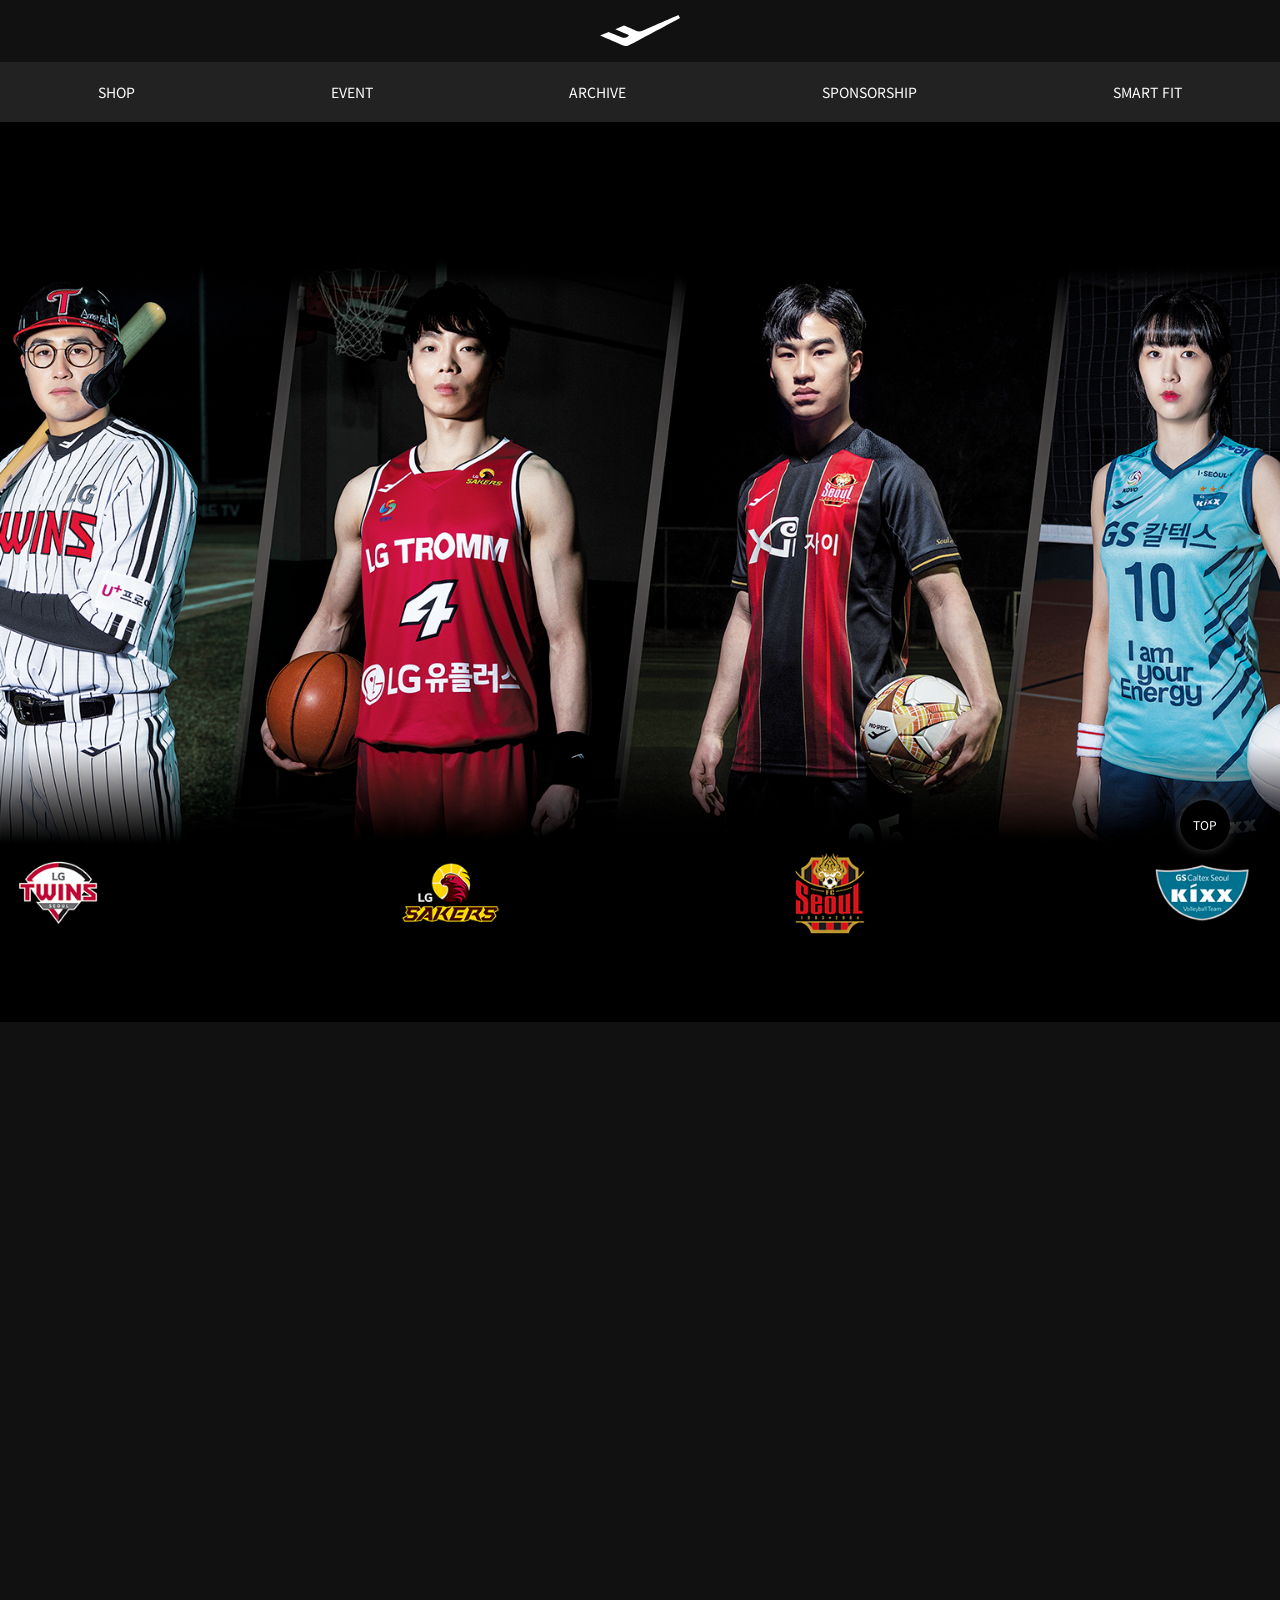
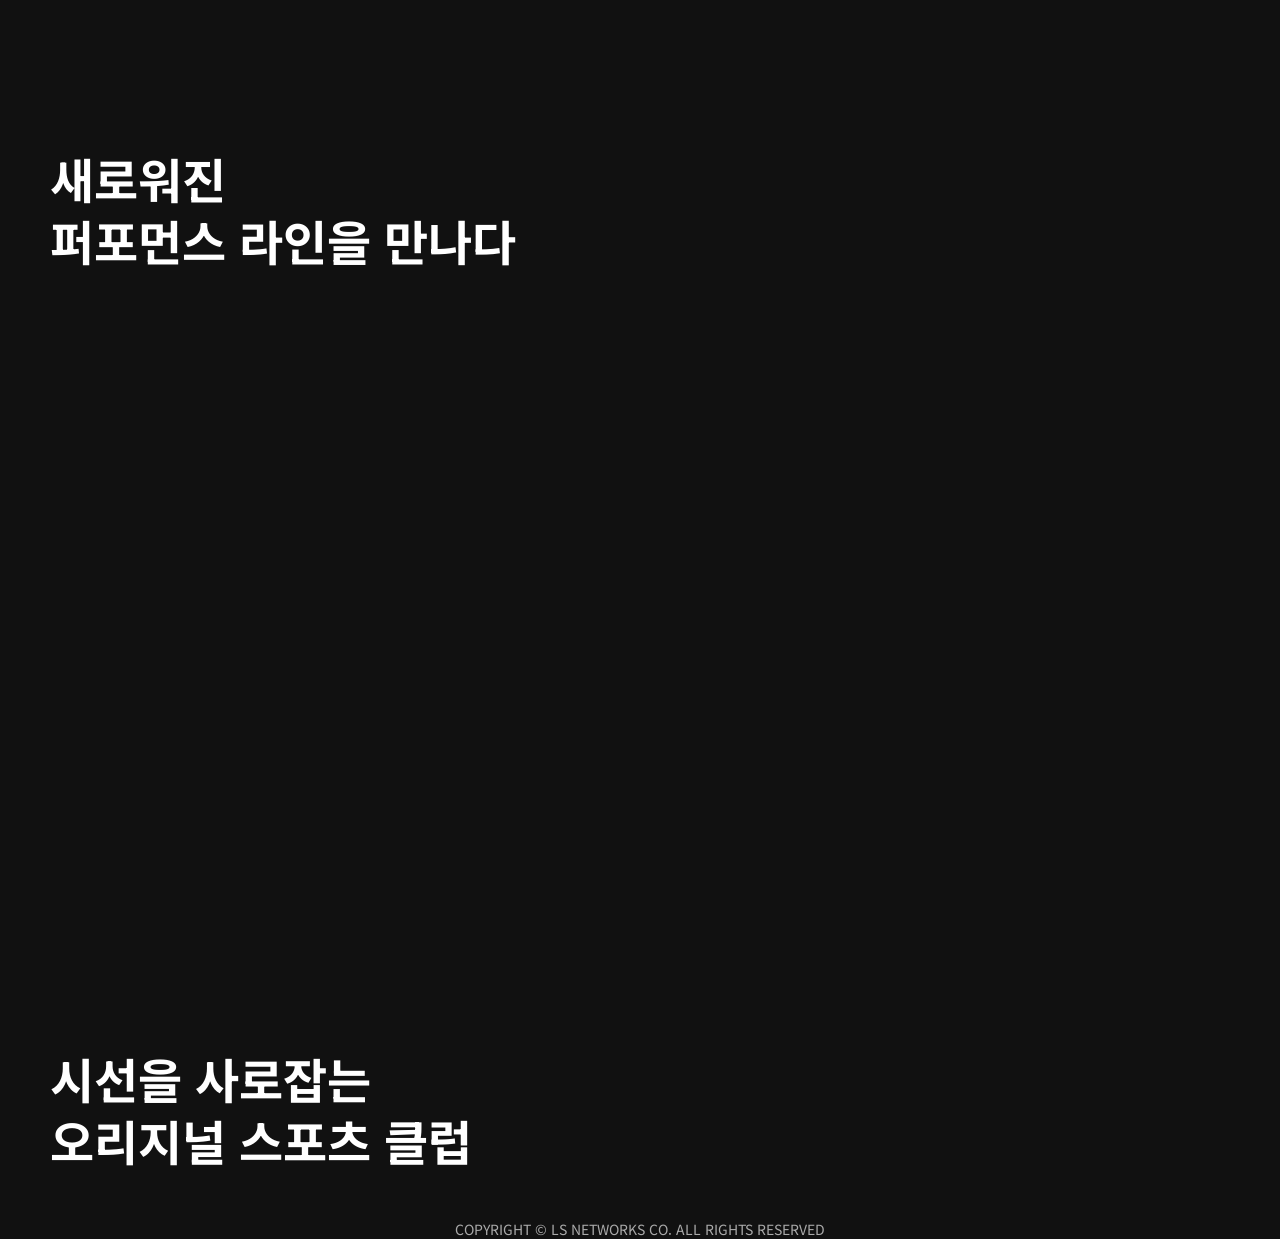
<file: 01-prospecs/index.html>
<!DOCTYPE html>
<html lang="ko">
<head>
    <meta charset="UTF-8">
    <meta http-equiv="X-UA-Compatible" content="IE=edge">
    <meta name="viewport" content="width=device-width, initial-scale=1.0">
    <title>프로스펙스</title>
    <link rel="shortcut icon" href="./images/logo.svg" type="image/x-icon">
    <link rel="stylesheet" href="reset.css">
    <style>
        body, html {
            background-color:#111;
            scroll-behavior: smooth;
        }
        /* Firefox */
        html {scrollbar-width: 10px;;scrollbar-color: #222 #ff0;}
        /* Opera */
        html::-o-scrollbar {width: 10px;}
        html::-o-scrollbar-thumb {background-color: #222;border-radius: 5px;}
        /* Chrome, Safari, Edge 등 웹킷 기반 브라우저 */
        ::-webkit-scrollbar {width: 10px;}
        ::-webkit-scrollbar-track {box-shadow: inset 0 0 5px rgba(0, 0, 0, 0.3);}
        ::-webkit-scrollbar-thumb {background-color: #222;border-radius: 5px;}
        #top_btn {
            width:50px; line-height:50px; display:block; font-size:0.75rem;
            border-radius:50%; text-align:center;
            position:fixed; right:50px; bottom:50px; z-index:999;
            background:#000; color:#fff;
            box-shadow:0 0 10px rgba(255,255,255,0.25);
        }
        /* header, main, footer, nav를 그룹으로 묶어서 모두 선택해, 최소 너비 제한을 1000px로 설정해서 1000px 이하로 작아지지 않게함 */
        header,main,footer,nav {min-width:1000px;}
        header {text-align:center; padding:15px 0;}
        header img {width:80px;}
        nav {
            width:100%; margin:0 auto; background:#222;
            display:flex; justify-content:space-around;
            /* ====================================스크롤 내릴 시 내비고정 CSS */
            position: sticky; top:0; z-index: 900;
        }
        nav a {position:relative; display:inline-block; line-height:60px; padding:0 20px; color:#fff; font-size:0.875rem;}
        /* (아래) a의 가상자식 after를 생성(필수 속성 및 안보이게 설정) */
        nav a::after {display:block; position:absolute; content:''; background:#e73b3b; width:100%; height:1px; bottom:1px; left:0; display:none;}
        /* (아래) a에 마우스를 올렸을때 css 속성 변경  */
        nav a:hover {color:#e73b3b;}
        /* (아래) a에 마우스를 올렸을때 가상자식 css 속성 변경 none -> block (안보이게 -> 보이게) */
        nav a:hover::after {display:block;}
        main {}
        /* (아래) section의 공통값 적용 */
        main section {
            height:100vh; /* vh 뷰포트 높이(뷰포트 = 사용자가 보는 화면 높이) */
            background-size:cover;
            background-position:center;
            position:relative;
        }
        /* (아래) section의 class, id명이 없어 정확한 선택 후 배경이미지를 적용 하기 위해 수열 선택자 사용 */
        main section:nth-child(1) {background-image:url(images/optimize1.png);}
        main section:nth-child(2) {
            background-image:url(https://images.unsplash.com/photo-1566932769119-7a1fb6d7ce23?q=80&w=1470&auto=format&fit=crop&ixlib=rb-4.1.0&ixid=M3wxMjA3fDB8MHxwaG90by1wYWdlfHx8fGVufDB8fHx8fA%3D%3D);
            /* (아래) 스크롤 움직일때 배경이미지 고정 */
            background-attachment: fixed;
        }
        main section:nth-child(3) {background-image:url(https://images.unsplash.com/photo-1461896836934-ffe607ba8211?q=80&w=1470&auto=format&fit=crop&ixlib=rb-4.1.0&ixid=M3wxMjA3fDB8MHxwaG90by1wYWdlfHx8fGVufDB8fHx8fA%3D%3D);}
        main section h2 {
            /* (아래) 사용자가 보는 화면높이(vh)에 맞춰 항상 위치를 고정시키기 */
            position:absolute; left:50px; bottom:50px;
            font-size:3rem; font-weight:700; line-height:1.3; color:#fff;
        }
        footer {font-size:0.875rem; color:#aaa; text-align:center; padding:50상x 0;}
    </style>
</head>
<body>
    <!-- (아래) top버튼(CTA) 클릭 시 sction2번 위치로 이동하기 -->
    <a href="#line" id="top_btn">TOP</a>
    <header>
        <h1><img src="images/logo.svg" alt="프로스펙스"></h1>
    </header>
    <nav>
        <a href="#hero">SHOP</a>
        <a href="#club">EVENT</a>
        <a href="#">ARCHIVE</a>
        <a href="#">SPONSORSHIP</a>
        <a href="#">SMART FIT</a>
    </nav>
    <main>
        <section id="hero"></section>
        <section id="line"><h2>새로워진<br>퍼포먼스 라인을 만나다</h2></section>
        <section id="club"><h2>시선을 사로잡는<br>오리지널 스포츠 클럽</h2></section>
    </main>
    <footer>COPYRIGHT &copy; LS NETWORKS CO. ALL RIGHTS RESERVED
    </footer>
</body>
</html>
</file>
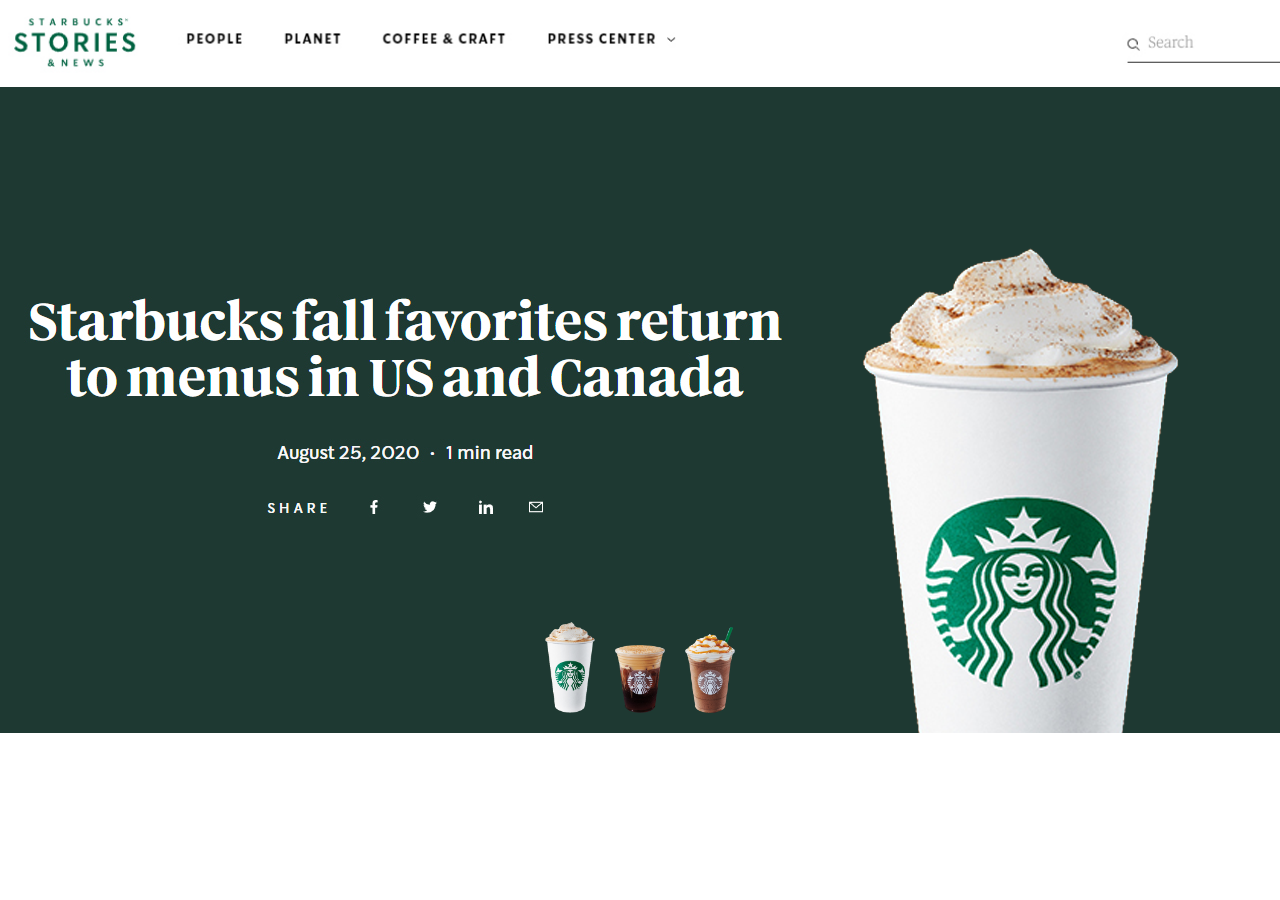
<file: 02-starbucks-hero/index.html>
<!DOCTYPE html>
<html lang="ko">
<head>
    <meta charset="UTF-8">
    <meta http-equiv="X-UA-Compatible" content="IE=edge">
    <meta name="viewport" content="width=device-width, initial-scale=1.0">
    <title>스타벅스 코리아</title>
    <link rel="stylesheet" href="reset.css">
    <style>
        header, #v_c {width:1400px; margin:0 auto;}
        header img {width:100%;}
        #visual {
            background:#1e3932; padding:200px 0;
            position:relative; overflow:hidden;
        }
        #v_img {
            position:absolute; right:100px; bottom:-100px;
        }
        #v_btn {
            position:absolute; left:0; bottom:20px; width:100%;
            display:flex; justify-content: center;
        }
        #v_btn a {
            width:50px; margin:0 10px; 
            display:flex; align-items:flex-end;
        }
        #v_btn a img {
            width:100%;
            transition: transform 0.5s;
        }
        #v_btn a:hover img {
            transform: translate(0, -30px);
        }
    </style>
    <script>
        window.onload=function(){

            

        }//e:onload
    </script>
</head>
<body>
    <div id="wrap">
        <header><img src="coffee_images/starbucks_header.jpg" alt=""></header>
    </div>
    <div id="visual">
        <div id="v_c">
            <img src="coffee_images/starbucks_title.jpg" alt="">
        </div>
        <div id="v_img">
            <img src="coffee_images/starbucks1.png" alt="" id="starbucks_img">
        </div>
        <div id="v_btn">
            <a href="#"><img src="coffee_images/starbucks1.png" alt=""></a>
            <a href="#"><img src="coffee_images/starbucks2.png" alt=""></a>
            <a href="#"><img src="coffee_images/starbucks3.png" alt=""></a>
        </div>
    </div>
</body>
</html>
</file>
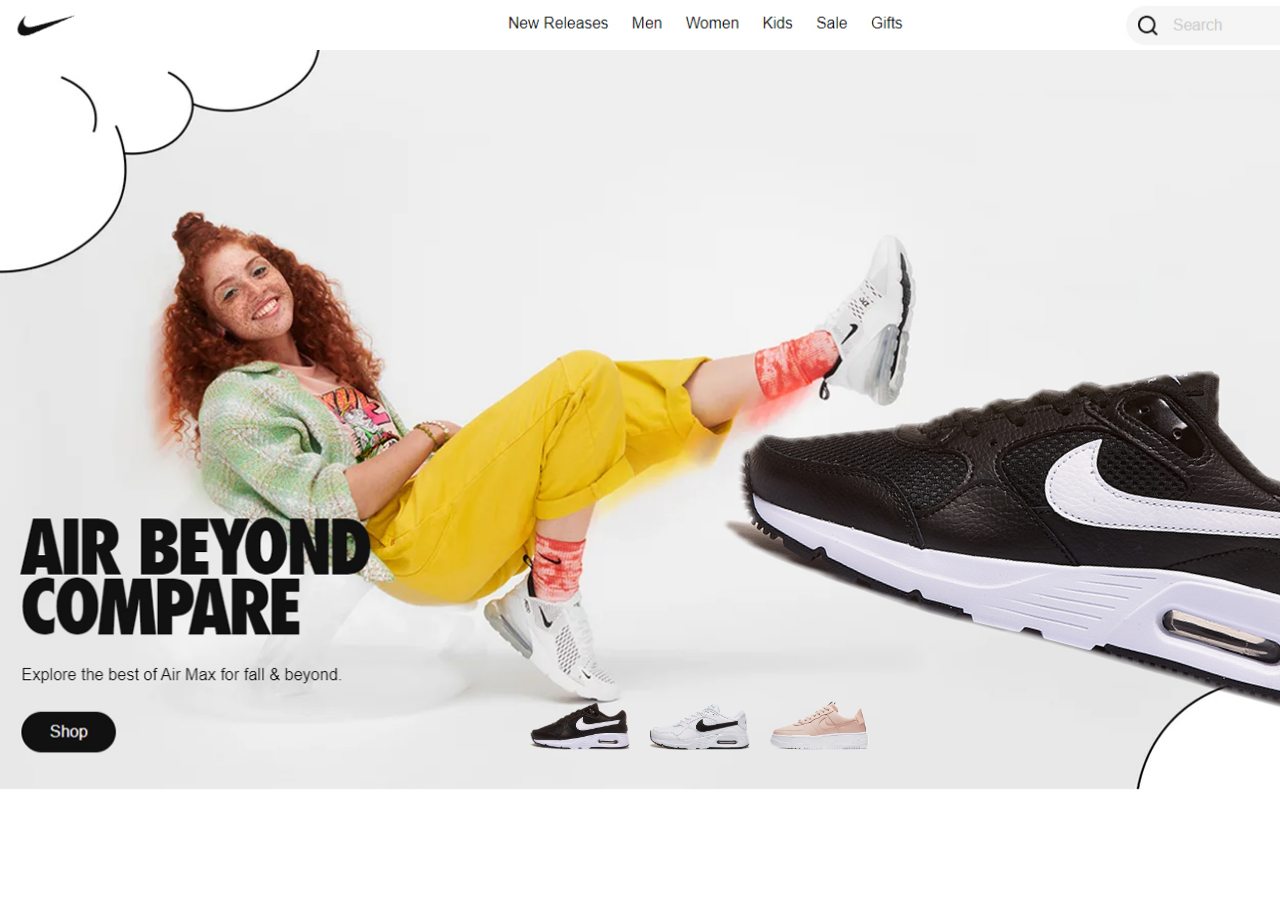
<file: 03-nike/index.html>
<!DOCTYPE html>
<html lang="ko">
<head>
    <meta charset="UTF-8">
    <meta http-equiv="X-UA-Compatible" content="IE=edge">
    <meta name="viewport" content="width=device-width, initial-scale=1.0">
    <title>나이키</title>
    <link rel="stylesheet" href="reset.css">
    <style>
        header, #v_c {width:1400px; margin:0 auto;}
        header img {width:100%;}
        #visual {
            background:url(images/nike_bg.jpg) no-repeat center; 
            width: 1400px; height: 750px; margin:0 auto;
            background-size: auto 100%;
            position:relative; overflow:hidden;
        }
        #v_img {
            position: absolute;
            right: 0px;
            bottom: 150px;
            
            transform: rotate(15deg);
        }
        #v_btn {
            position:absolute; left:0; bottom:50px; width:100%;
            display:flex; justify-content: center;
        }
        #v_btn a {
            width:100px; margin:0 10px; 
            display:flex; align-items:flex-end;
        }
        #v_btn a:hover img {
            transform: rotate(15deg);
        }
        #v_btn a img {
            width:100%;
            transform-origin: right bottom; /* 중심축 변경 */
            transition: transform 0.3s;
        }
    </style>
    <script>
        window.onload=function(){

            

        }//e:onload
    </script>
</head>
<body>
    <div id="wrap">
        <header><img src="images/nike_header.jpg" alt=""></header>
    </div>
    <div id="visual">
        <div id="v_img">
            <img src="images/nike1.png" alt="" id="nike_img">
        </div>
        <div id="v_btn">
            <a href="#"><img src="images/nike1.png" alt=""></a>
            <a href="#"><img src="images/nike2.png" alt=""></a>
            <a href="#"><img src="images/nike3.png" alt=""></a>
        </div>
    </div>
</body>
</html>
</file>
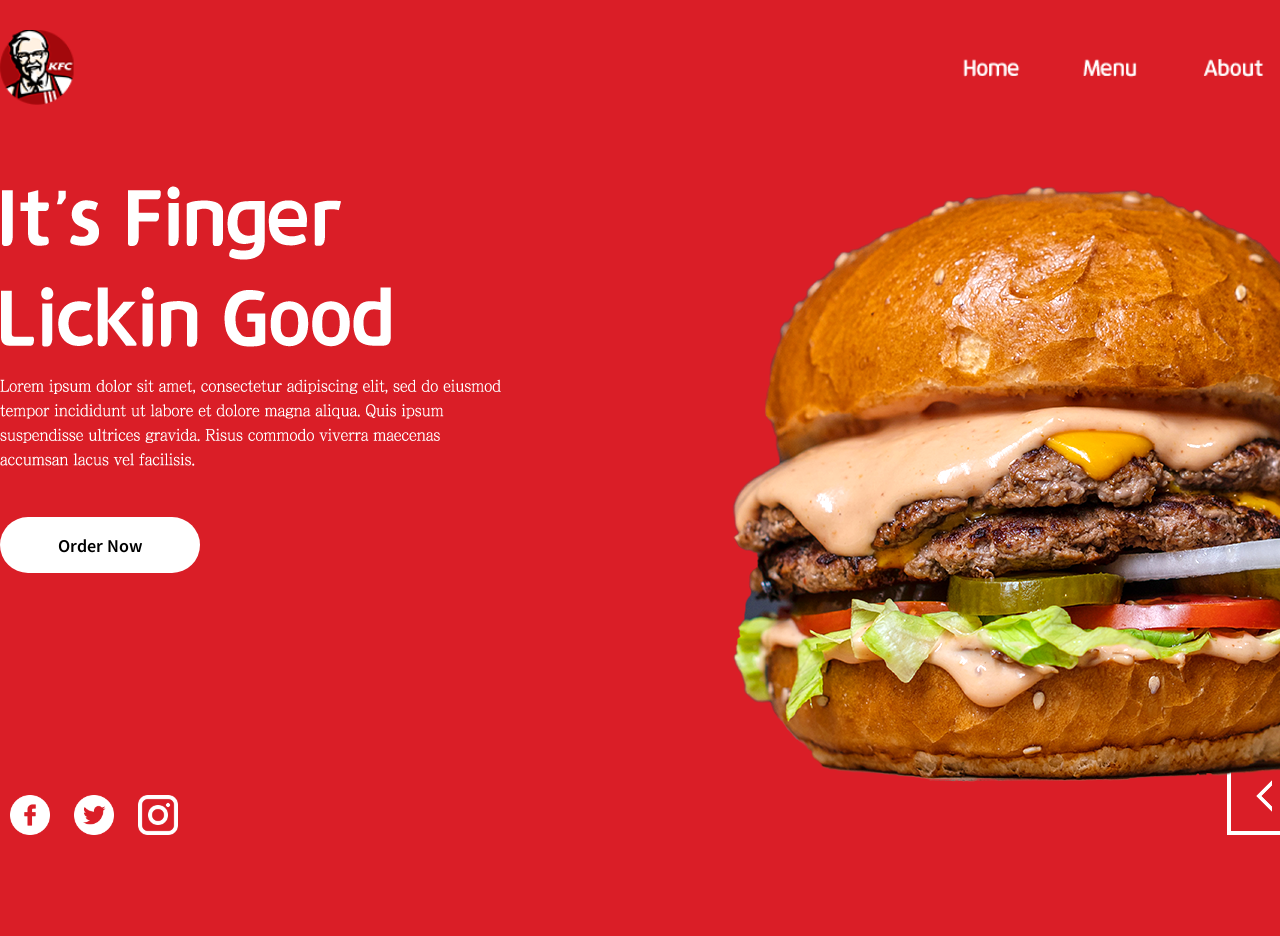
<file: 04-kfc/index.html>
<!DOCTYPE html>
<html lang="ko">
<head>
    <meta charset="UTF-8">
    <meta http-equiv="X-UA-Compatible" content="IE=edge">
    <meta name="viewport" content="width=device-width, initial-scale=1.0">
    <title>KFC</title>
    <link rel="stylesheet" href="reset.css">
    <style>
        body, html {background:#da1e27;}
        header, main {width:1400px; margin:0 auto;}
        header {padding:30px 0;}
        header img {width:100%;}
        main {height:800px; position:relative; display:flex; justify-content:space-between; padding:50px 0 0;}
        main .txt #order {
            background:#fff; border-radius:50px; text-align:center; padding:20px 0;
            display:inline-block; margin-top:50px; font-weight:600;
            width:200px; color:#000;
            transition: width 0.3s, color 0.3s;
        }
        main .txt #order:hover {
            width: 250px; color: #da1e27; box-shadow: 0 0 15px rgba(0, 0, 0, 0.25);
        }
        #sns {position:absolute; left:0; bottom:100px;}
        #sns a {
            display:inline-block; width:40px; margin:0 10px;
            position:relative; top:0;
        }
        #sns a:hover img {
            transform: translate(0, -20px);
        }
        #sns a img {
            width:100%;
            transition: transform 0.3s;
        }
        #dynamic #img{
            position: relative; z-index: 500;
        }
        #dynamic #btn {
            display:flex; 
            position:absolute; right:0; bottom:100px; z-index: 100;
        }
        #dynamic #btn a {margin:0 5px;}
        #dynamic #btn a#prev {}
        #dynamic #btn a#next {transform: scaleX(-1);}
    </style>
    <script>
        window.onload=function(){
        const bigImg = document.querySelector('#big')/* 변경대상 */
        const prevBtn = document.querySelector('#prev')/* 클릭대상 */
        const nextBtn = document.querySelector('#next')/* 클릭대상 */
        console.log(bigImg, nextBtn, prevBtn)/* 오류 점검 테스트 */
        function imgNextSrc() {
            bigImg.src = 'images/menu3.png'
        }
        function imgPrevSrc() {
            bigImg.src = 'images/menu2.png'
        }
        prevBtn.addEventListener('click',imgPrevSrc)
        nextBtn.addEventListener('click',imgNextSrc)
    }//e:onload
    </script>
</head>
<body>
    <div id="wrap">
        <header><img src="images/kfc_header.png" alt=""></header>
        <main>
            <div class="txt">
                <p><img src="images/sub_title.png" alt=""></p>
                <a href="#" id="order">Order Now</a>
            </div>
            <div id="sns">
                <a href="#"><img src="images/facebook.png" alt=""></a>
                <a href="#"><img src="images/twitter.png" alt=""></a>
                <a href="#"><img src="images/instagram.png" alt=""></a>
            </div>
            <div id="dynamic">
                <div id="img">
                    <img src="images/menu1.png" alt="" id="big">
                </div>
                <div id="btn">
                    <a href="#" id="prev"><img src="images/prev_next.png" alt=""></a>
                    <a href="#" id="next"><img src="images/prev_next.png" alt=""></a>
                </div>
            </div>
        </main>
    </div>
</body>
</html>
</file>
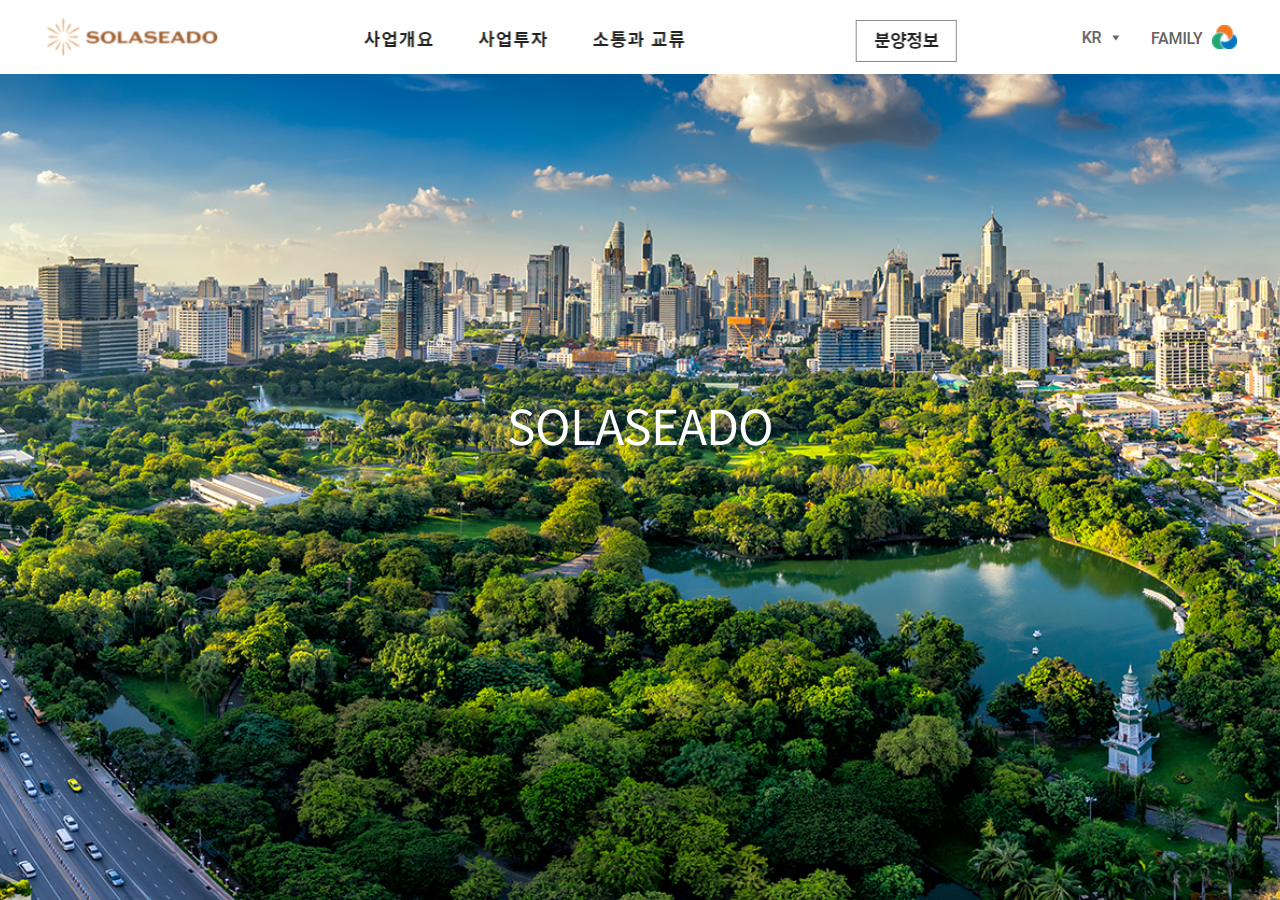
<file: 06-sola/index.html>
<!DOCTYPE html>
<html lang="ko">
<head>
    <meta charset="UTF-8">
    <meta http-equiv="X-UA-Compatible" content="IE=edge">
    <meta name="viewport" content="width=device-width, initial-scale=1.0">
    <title>태양의 도시 솔라시도</title>
    <link rel="stylesheet" href="reset.css">
    <style>
        body, html {
            font-family:'Noto Serif KR', serif;
            width:100%; height:100%; overflow:hidden;
        }
        /* design */
        .h_bg {background:#fff; position:fixed; left:0; top:0; width:100%; z-index:999;}
        .h_bg header {width:1200px; margin:0 auto;}
        .h_bg header img {width:100%;}
        .slide_wrap {max-width: 1920px;}
        .slide_wrap .slide_c {position:relative;}
        .slide_wrap .slide_c .slide {
            position:absolute; left:0; top:0;
            width:100%; height:100vh;
            background-size: cover;
            background-position:center;
            opacity:0; transition:opacity 0.5s;
        }
        .slide_wrap .slide_c .slide1 {
            background-image:url(images/bg1.jpg); 
            background-size: auto 130%;
            opacity:1;
            animation: bgAni 5s ease infinite alternate;
        }
        .slide_wrap .slide_c .slide2 {background-image:url(images/bg2.jpg);}
        .slide_wrap .slide_c .slide3 {background-image:url(images/bg3.jpg);}
        .slide_wrap .slide_c .slide p {
            text-align:center; color:#fff;
            font-size:3rem; letter-spacing:-1px;
            position:relative; top:400px;
            animation: titleAni 2s ease-out infinite alternate;
        }
        /* class */
        /* animation */
        @keyframes bgAni {
            0% {background-size: auto 130%;;}
            100% {background-size: auto 160%;;}
        }
        @keyframes titleAni {
            0%  {transform: scale(1) translateY(0); opacity: 0;}
            100%  {transform: scale(1.3) translateY(-50px); opacity: 1;}
        }
/*         @keyframes titleAni {
            0%  {top:400px; opacity: 0; font-size: 3rem;}
            100%  {top: 300px; opacity: 1; font-size: 3.5rem;}
        } */
    </style>
    <script>
        window.onload=function(){

            

        }//e:onload
    </script>
</head>
<body>
    <div class="h_bg">
        <header>
            <img src="images/header.jpg" alt="">
        </header>
    </div>
    <div class="slide_wrap">
        <div class="slide_c">
            <div class="slide slide1"><p>SOLASEADO</p></div>
            <div class="slide slide2"><p>햇빛과 함께 행복을 꿈꾸는,</p></div>
            <div class="slide slide3"><p>솔라시도의 도전이 시작됩니다.</p></div>
        </div>
    </div>
</body>
</html>
</file>
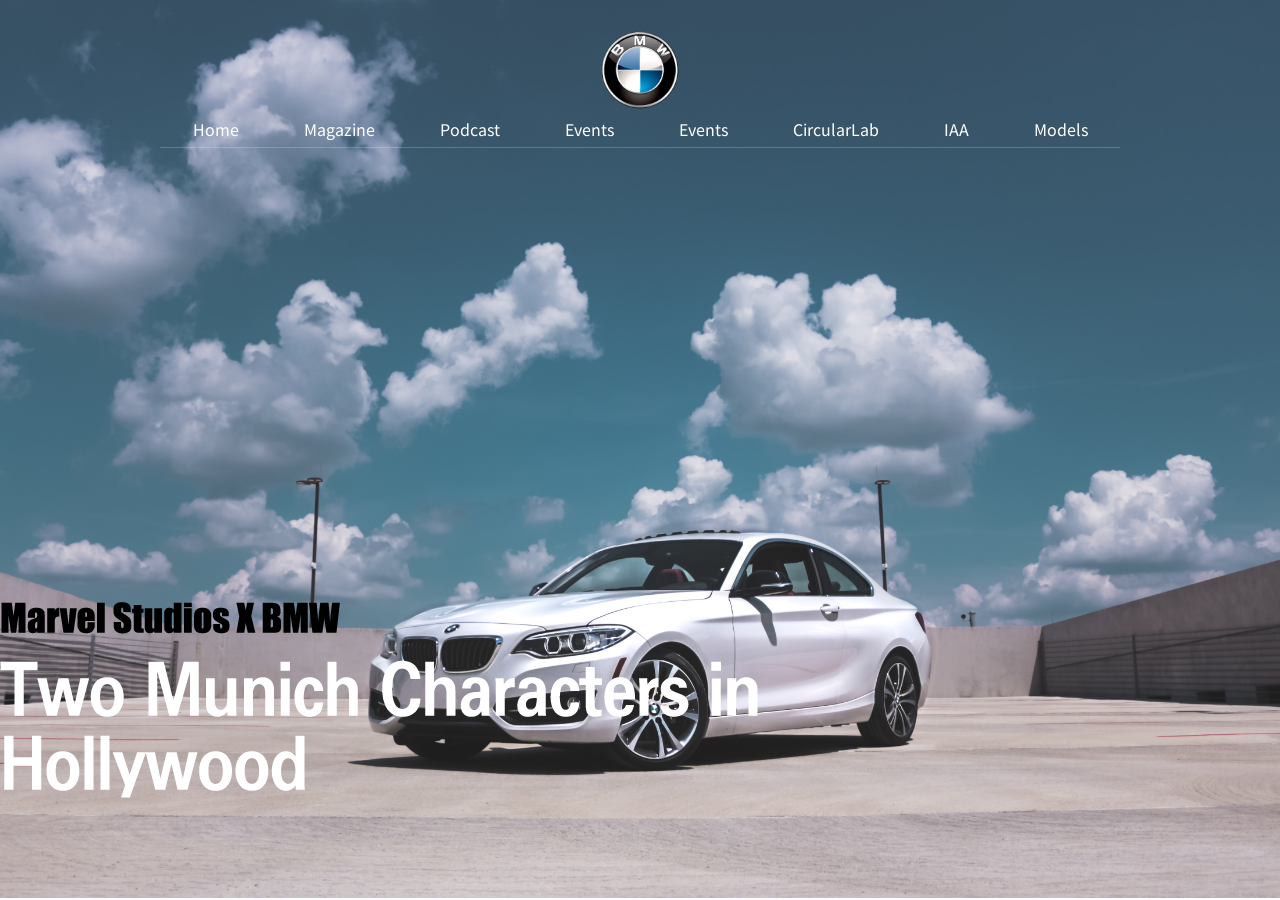
<file: 08-bmw/index.html>
<!DOCTYPE html>
<html lang="ko">
<head>
    <meta charset="UTF-8">
    <meta http-equiv="X-UA-Compatible" content="IE=edge">
    <meta name="viewport" content="width=device-width, initial-scale=1.0">
    <title>BMW 코리아</title>
    <link rel="stylesheet" href="reset.css">
    <style>
        #wrap {
            width:100%; /* height:100vh; */
            background:url(images/bmw_bg.jpg);
            background-size: cover;
            background-position: center 70%;
            position:relative;
        }
        header {
            width:1200px; margin:0 auto; padding:30px 0;
        }
        header h1 {width:80px; margin:0 auto;}
        header h1 img {width:100%;}
        header nav {
            border-bottom:1px solid rgba(255,255,255,0.2);
            width:80%; margin:0 auto; display:flex; justify-content:space-around;
        }
        header nav a {padding:10px 0; position:relative; color: #fff;}
        /* border는 단순 시각적인 밑줄 디자인일뿐, 애니메이션&개별크기 동작 불가 */
        header nav a:hover::after {opacity: 1; transform: scaleX(1);}
        /* transform은 변형 속성일뿐 애니메이션 속성이 아님 */
        /* 사용자 이벤트와 함께 변경되는 CSS속성 애니메이션은 transition */
        /* 이벤트와 관계없이 자동 실행되는 CSS속성 애니메이션은 keyframes, animation */
        header nav a::after {
            content:''; display:block;
            width:100%; height:1px; background:#cae4ff;
            position:absolute; bottom:-1px; left: 0;
            transform: scaleX(0);
            /* 중심축 특징으로 애니메이션 적용할 땐 항상 transform 속성 사용하기 */
            /* 크기(scale) 이동(translate) 회전(rotate) 기울기(skew) */
            opacity: 0;
            transition: transform 0.5s, opacity 0.5s;
        }

        main {position:relative; width:1400px; height:80vh; margin:0 auto;}
        main img {
            position:absolute; left:0; bottom:100px;
        }

    </style>
    <script>
        window.onload=function(){

        }//e:onload
    </script>
</head>
<body>
    <div id="wrap">
        <header>
            <h1><img src="images/bmw_logo.png" alt=""></h1>
            <nav>
                <a href="#">Home</a>
                <a href="#">Magazine</a>
                <a href="#">Podcast</a>
                <a href="#">Events</a>
                <a href="#">Events</a>
                <a href="#">CircularLab</a>
                <a href="#">IAA</a>
                <a href="#">Models</a>
            </nav>
        </header>
        <main>
            <img src="images/sub_title.png" alt="">
        </main>
    </div>
</body>
</html>
</file>
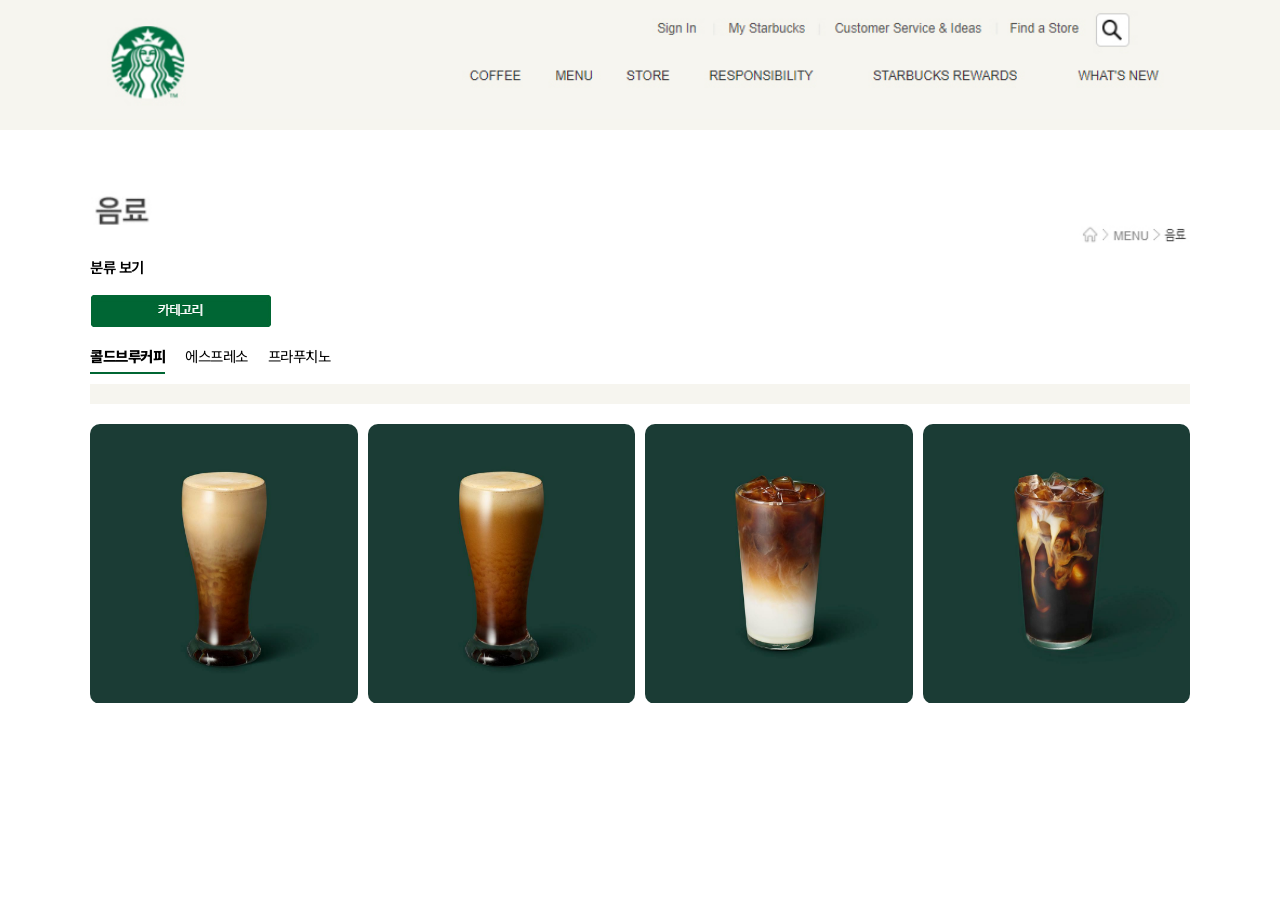
<file: 09-starbucks_details/index.html>
<!DOCTYPE html>
<html lang="ko">
<head>
    <meta charset="UTF-8">
    <meta http-equiv="X-UA-Compatible" content="IE=edge">
    <meta name="viewport" content="width=device-width, initial-scale=1.0">
    <title>음료 | 스타벅스 코리아</title>
    <link rel="stylesheet" href="reset.css">
    <style>
        /* design */
        #h_bg {background:#f6f5ef;}
        #h_bg header {width:1100px; margin:0 auto; padding:10px 0;}
        #h_bg header img {width:100%;}
        /* 메인 */
        main {width:1100px; margin:50px auto 0;}
        main .title img {width:100%;}
        main .sub_title {padding:0 0 20px; font-size:0.91rem; font-weight:600; letter-spacing:-0.5px;}
        /* 콜드브루~프라푸치노 카테고리메뉴  */
        main .category_menu {
            display:flex; justify-content:flex-start;
            padding:20px 0;
        }
        main .category_menu a {position:relative; font-size:0.91rem; letter-spacing:-0.5px;}
        main .category_menu a:nth-child(even) {margin:0 20px;}
        /* 커피메뉴리스트 */
        #menu_title {
            margin-bottom:20px; padding:10px;
            background: #f6f5ef; font-size:0.875rem; letter-spacing:-1px;
            display:flex; align-items:center;
        }
        #menu_title span {font-weight:800;}
        #menu_title img {padding:0 10px;}
        /* 메뉴내용 */
        .menu_contents {position:relative;}
        .menu_contents .menu {
            display:none; justify-content:space-between;
            /* (위) .menu>a*4 가로(row(기본값))로 양쪽 끝(between)으로 정렬 속성 */
            position:absolute; left:0; top:0;
            /* (위) .menu_contents부모기준 형제(menu*3)와 겹치는 정렬 */
        }
        .menu_contents .menu1 {display: flex;}
        .menu_contents .menu a {
            margin-right:10px; overflow:hidden; position:relative;
            border-radius:10px; 
        }
        .menu_contents .menu a:last-child {margin-right:0}
        .menu_contents .menu a img {width:100%;}
        /* 커피정보 */
        .menu_contents .menu a:hover .info {/* display: block; */ opacity: 1;}
        .menu_contents .menu .info {
            background:rgba(0,102,51,0.8); /*#006633 == rgb(0,102,051)*/
            color:#fff;
            width:100%; height:100%; display:block;
            position:absolute; left:0; top:0;
            text-align:center;
            /* display: none; */ /* display는 애니메이션 불가 */
            opacity: 0; transition: opacity 0.4s;
        }
        .menu_contents .menu .info span:first-child {padding-top:40%;}
        .menu_contents .menu .info span {
            display:block; font-weight: 600;
            line-height:1.5; color: #fff;
        }
        /* active class + animation */
        .active {font-weight:800;}
        .active::after {
            content:''; display:block;
            width:100%; height:2px; background:#006633;
            position:absolute; bottom:-10px; left:0;
        }
    </style>
    <script>
        window.onload=function(){
        /* 콜드브루커피 분류 클릭 -> 콜드브루커피 보이기 */
        /* 에스프레소 분류 클릭 -> 에스프레소 보이기 */
        /* 프라푸치노 분류 클릭 -> 프라푸치노 보이기 */
        //=================================변수
        const coldBrewMenu = document.querySelector('.category_menu a:nth-child(1)');
        const coldBrewContent = document.querySelector('.menu1');
        const esprossoMenu = document.querySelector('.category_menu a:nth-child(2)');
        const esprossContent = document.querySelector('.menu2');
        const frappuMenu = document.querySelector('.category_menu a:nth-child(3)');
        const frappuContent = document.querySelector('.menu3');
        console.log(coldBrewMenu, coldBrewContent, esprossoMenu, esprossContent, frappuMenu, frappuContent);
        //=================================함수
        function coldBrewShow() { /* 콜드브루 함수 */
            allHide();
            coldBrewContent.style.display = 'flex';
        }
        function esprossoShow() { /* 에스프레소 함수 */
            allHide();
            esprossContent.style.display = 'flex';
        }
        function frappuShow() { /* 프라푸치노 함수 */
            allHide();
            frappuContent.style.display = 'flex';
        }
        function allHide() {
            coldBrewContent.style.display = 'none';
            esprossContent.style.display = 'none';
            frappuContent.style.display = 'none';
        }
        //=================================이벤트
        coldBrewMenu.addEventListener('click',coldBrewShow);
        esprossoMenu.addEventListener('click',esprossoShow);
        frappuMenu.addEventListener('click',frappuShow); 
    }//e:onload
    </script>
</head>
<body>
    <div id="h_bg">
        <header><img src="images/header.jpg" alt=""></header>
    </div>
    <main>
        <div class="title"><img src="images/category.jpg" alt=""></div>
        <div class="sub_title">분류 보기</div>
        <a href="#" class="category"><img src="images/category_title.jpg" alt=""></a>
        <div class="category_menu">
            <a href="#" class="active">콜드브루커피</a>
            <a href="#">에스프레소</a>
            <a href="#">프라푸치노</a>
        </div>
        <div id="menu_title"><!-- javascript --></div>
        <div class="menu_contents">
            <!-- 콜드브루 시작 -->
            <div class="menu menu1">
                <a href="#">
                    <img src="images/menu1-1.jpg" alt="">
                    <span class="info">
                        <span>콜드브루커피</span>
                        <span>50kcal</span>
                    </span>
                </a>
                <a href="#"><img src="images/menu1-2.jpg" alt=""><span class="info"><span>콜드브루커피</span><span>80kcal</span></span></a>
                <a href="#"><img src="images/menu1-3.jpg" alt=""><span class="info"><span>콜드브루커피</span><span>150kcal</span></span></a>
                <a href="#"><img src="images/menu1-4.jpg" alt=""><span class="info"><span>콜드브루커피</span><span>40kcal</span></span></a>
            </div>
            <!-- 에스프레소 시작 -->
            <div class="menu menu2">
                <a href="#">
                    <img src="images/menu2-1.jpg" alt="">
                    <span class="info">
                        <span>에스프레소</span>
                        <span>50kcal</span>
                    </span>
                </a>
                <a href="#"><img src="images/menu2-2.jpg" alt=""><span class="info"><span>에스프레소</span><span>80kcal</span></span></a>
                <a href="#"><img src="images/menu2-3.jpg" alt=""><span class="info"><span>에스프레소</span><span>150kcal</span></span></a>
                <a href="#"><img src="images/menu2-4.jpg" alt=""><span class="info"><span>에스프레소</span><span>40kcal</span></span></a>
            </div>
            <!-- 프라푸치노 시작 -->
            <div class="menu menu3">
                <a href="#">
                    <img src="images/menu3-1.jpg" alt="">
                    <span class="info">
                        <span>프라푸치노</span>
                        <span>50kcal</span>
                    </span>
                </a>
                <a href="#"><img src="images/menu3-2.jpg" alt=""><span class="info"><span>프라푸치노</span><span>80kcal</span></span></a>
                <a href="#"><img src="images/menu3-3.jpg" alt=""><span class="info"><span>프라푸치노</span><span>150kcal</span></span></a>
                <a href="#"><img src="images/menu3-4.jpg" alt=""><span class="info"><span>프라푸치노</span><span>40kcal</span></span></a>
            </div>
        </div>
    </main>
</body>
</html>
</file>
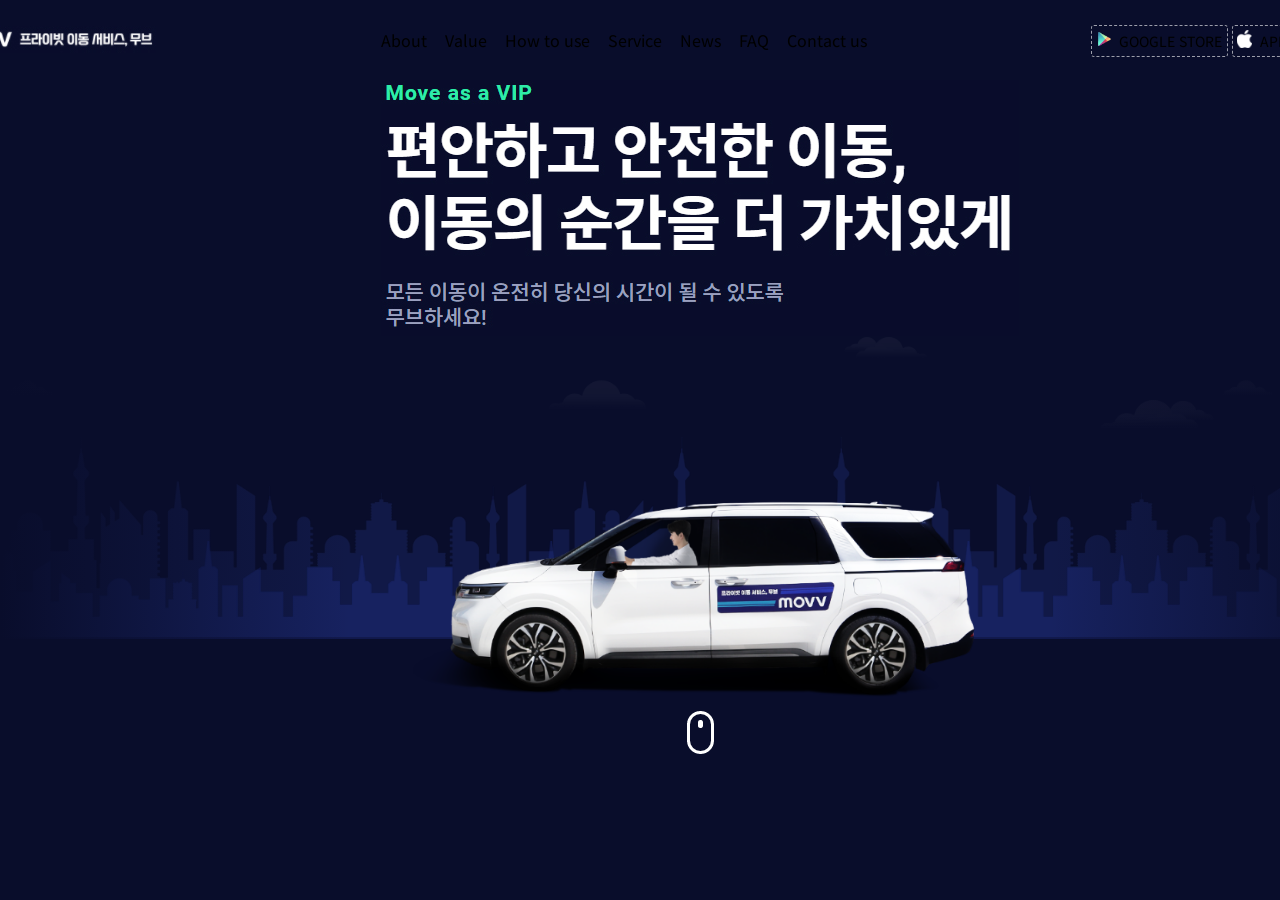
<file: 11-private/index.html>
<!DOCTYPE html>
<html lang="ko">
<head>
    <meta charset="UTF-8">
    <meta http-equiv="X-UA-Compatible" content="IE=edge">
    <meta name="viewport" content="width=device-width, initial-scale=1.0">
    <title>프라이빗 이동 서비스, 무브</title>
    <link rel="stylesheet" href="styles/reset.css">
    <link rel="stylesheet" href="styles/desktop.css">
    <link rel="stylesheet" href="styles/animation.css">
    <script>
        window.onload=function(){

        }//e:onload
    </script>
</head>
<body>
    <!-- rgb(9,13,43) , #1ECC8F-->
    <header>
        <h1><a href="#"><img src="images/logo.jpg" alt="프라이빗 이동 서비스, 무브"></a></h1>
        <nav>
            <a href="#">About</a>
            <a href="#">Value</a>
            <a href="#">How to use</a>
            <a href="#">Service</a>
            <a href="#">News</a>
            <a href="#">FAQ</a>
            <a href="#">Contact us</a>
        </nav>
        <div class="right">
            <a href="#">GOOGLE STORE</a>
            <a href="#">APP STORE</a>
        </div>
        <div class="mobile_nav_icon">
            <a href="#"><img src="images/btn_mobile_menu_w.png" alt=""></a>
        </div>
    </header>
    <main>
        <section class="txt">
            <img src="images/title.jpg" alt="편안하고 안전한 이동..">
        </section>
        <div class="bg_wrap">
            <div class="bg bg1"><!-- <img src="images/bg_cloud.png" alt=""> --></div>
            <div class="bg bg2"><!--<img src="images/bg_city1.png" alt=""> --></div>
            <div class="bg bg3"><!-- <img src="images/bg_city2.png" alt=""> --></div>
        </div>
        <!-- <ul class="car_list">
            <li><em>전세계 운행중인 도시</em><span>11개국 40여개 도시</span></li>
            <li><em>누적 이용고객</em><span>50,000명 이상</span></li>
            <li><em>누적 주행거리</em><span>1,000,000km 이상</span></li>
        </ul> -->
        <div class="car">
            <img src="images/img_car.png" alt="" id="car">
            <img src="images/img_tire.png" alt="" id="left_tire">
            <img src="images/img_tire.png" alt="" id="right_tire">
        </div>
        <div class="scroll">
            <img src="images/scroll.png" alt="">
        </div>
    </main>
</body>
</html>
</file>
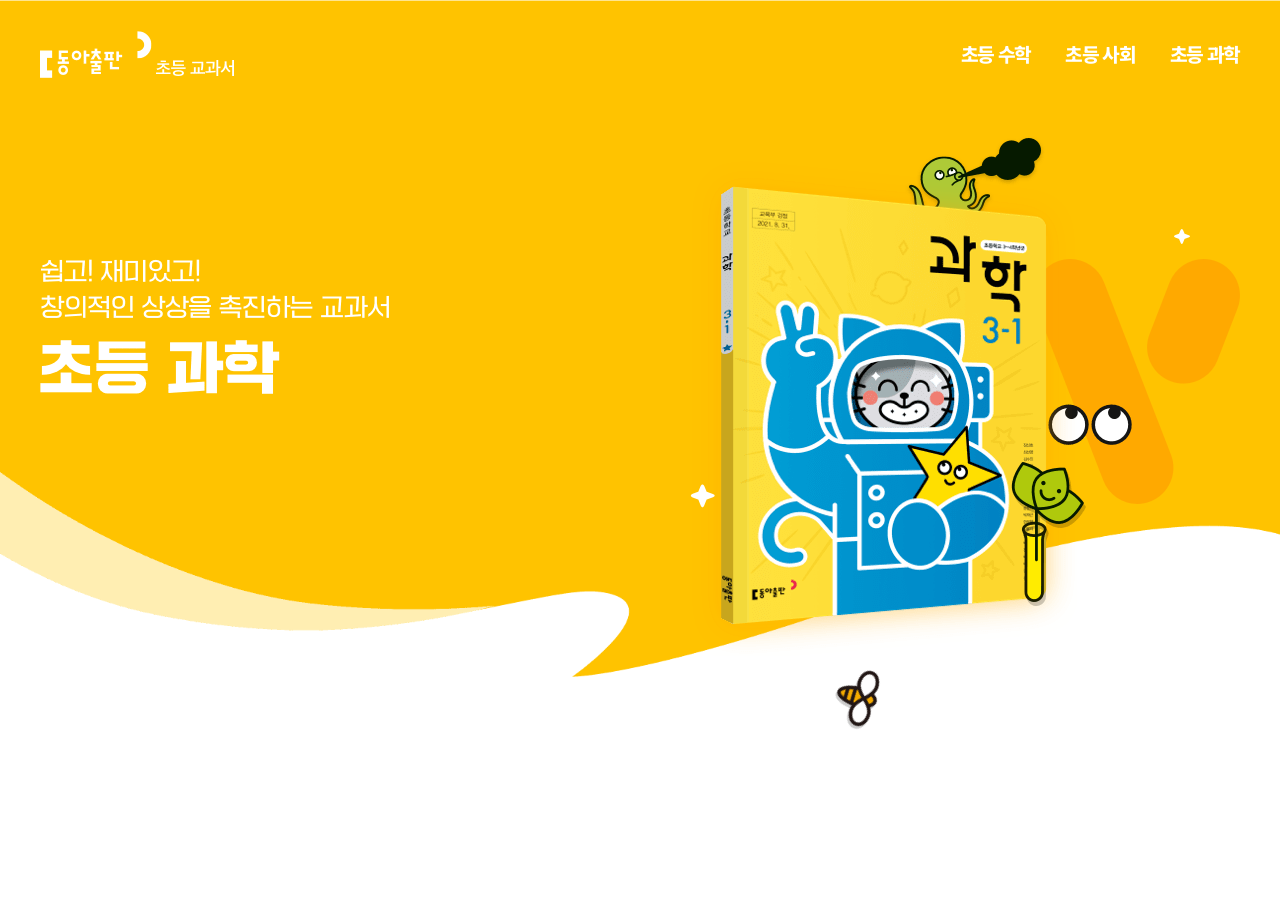
<file: 07-math/do_index.html>
<!DOCTYPE html>
<html lang="ko">
<head>
    <meta charset="UTF-8">
    <meta http-equiv="X-UA-Compatible" content="IE=edge">
    <meta name="viewport" content="width=device-width, initial-scale=1.0">
    <title>새로운 동아출판 초등교과서</title>
    <link rel="stylesheet" href="reset.css">
    <style>
        body {
            background:url(images4/main-bg5.png) no-repeat center top;
            background-size:1920px auto;
        }
        header {
            width:1200px; margin:0 auto; padding:30px 0;
            display:flex; justify-content:space-between; align-items:center;
        }
        header nav a {
            letter-spacing:-1.3px; color:#fff; font-size:1.2rem;
            text-decoration:none; margin-left:30px; font-weight:800;
        }
        /* 메인 */
        main {margin-top:150px; }
        main #visual {
            width:1200px; margin:0 auto; position:relative;
            display:flex; justify-content:space-between;
        }
        main #sub_title {
            display:flex; flex-flow:column wrap;
        }
        main #sub_title span:nth-child(2) {margin:20px 0 50px;}
        
        main #deco {position:relative; width:500px;height:350px; /* border:1px solid red; */}
        main #deco .obj {position:absolute;}
        /* 
        1(주황선) 2(책) 3(문어) 4(벌) 5(꽃병) 6(별1) 7(별2)
        */
        main #deco .obj1 {z-index:9; right:0; animation: objRotateAni 3s linear infinite alternate;}
        main #deco .obj2 {z-index:10; top:-100px; left:-50px; animation: obj2Ani 1s ease;}
        main #deco .obj3 {z-index:9; right:190px; top:0px; animation: obj3Ani 1s ease both;}
        main #deco .obj4 {z-index:11; right:0; bottom:0; animation: obj4Ani 1s ease both;}
        main #deco .obj5 {z-index:11; right:150px; bottom:0; animation: objRotateAni 3s linear infinite alternate-reverse;}
        main #deco .obj6 {z-index:12; left:-50px; bottom:100px; animation: obj6Ani 1s linear infinite alternate;}
        main #deco .obj7 {z-index:12; right:50px; top:-30px;}
        main #deco .obj6,
        main #deco .obj7 {animation: obj6Ani 1s linear infinite alternate;}
        /* 애니메이션 */
        @keyframes objRotateAni {/* 주황선, 꽃병 */
            0% {transform: rotate(0deg);}
            100% {transform: rotate(15deg);}
        }
        @keyframes obj2Ani { /* 책 */
            0% {transform: translateX(100px);}
            100% {transform: translateX(0);}
        }
        @keyframes obj3Ani { /* 문어 */
            0% {transform: translateY(0);}
            100% {transform: translateY(-130px);}
        }
        @keyframes obj4Ani { /* 벌 */
            0% {transform: translate(0) rotate(0);}
            100% {transform: translate(-350px, 120px) rotate(50deg);}
        }
        @keyframes obj6Ani { /* 별1,2 */
            0% {transform: scale(1);}
            100% {transform: scale(1.3);}
        }
    </style>
</head>
<body>
        <header>
            <h1><a href="#"><img src="images4/logo-top.png" alt="동아출판 초등교과서"></a></h1>
            <nav>
                <a href="#">초등 수학</a>
                <a href="#">초등 사회</a>
                <a href="#">초등 과학</a>
            </nav>
        </header>
        <main>
            <div id="visual">
                <div id="sub_title">
                    <span><img src="images4/main-top-banner5-txt1.png" alt="쉽고 재미있고"></span>
                    <span><img src="images4/main-top-banner5-txt2.png" alt="초등 과학"></span>
                    <!--  <div class="loading">
                        <span>01</span>
                        <span class="bar"></span>
                        <span class="btn play"><img src="images4/ico-play.png" alt=""></span>
                        <span class="btn left"><img src="images4/ico-left3.png" alt=""></span>
                        <span class="btn right"><img src="images4/ico-right3.png" alt=""></span>
                    </div> -->
                </div>
                <div id="deco">
                    <span class="obj obj1"><img src="images4/main-top-banner5-obj1.png" alt=""></span>
                    <span class="obj obj2"><img src="images4/main-top-banner5-obj2.png" alt=""></span>
                    <span class="obj obj3"><img src="images4/main-top-banner5-obj3.png" alt=""></span>
                    <span class="obj obj4"><img src="images4/main-top-banner5-obj4.png" alt=""></span>
                    <span class="obj obj5"><img src="images4/main-top-banner5-obj5.png" alt=""></span>
                    <span class="obj obj6"><img src="images4/main-top-banner4-obj6.png" alt=""></span>
                    <span class="obj obj7"><img src="images4/main-top-banner4-obj7.png" alt=""></span>
                </div>
            </div>
        </main>
</body>
</html>
</file>
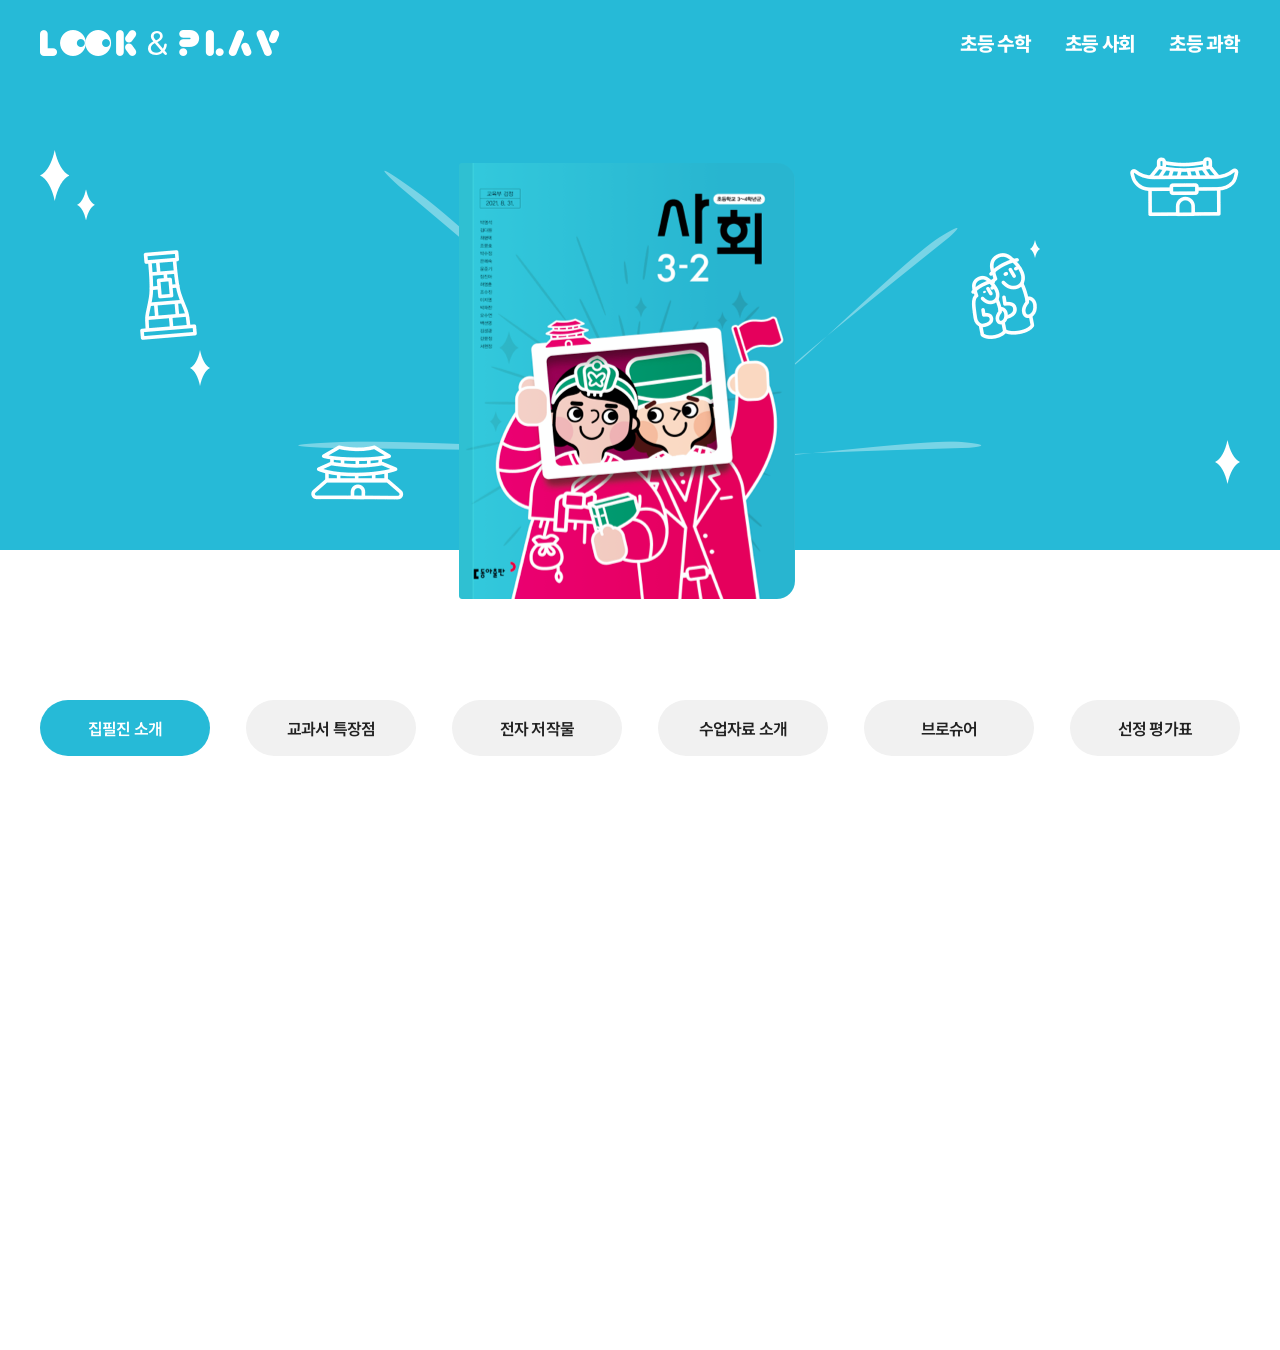
<file: 07-math/look_index.html>
<!DOCTYPE html>
<html lang="ko">
<head>
    <meta charset="UTF-8">
    <meta http-equiv="X-UA-Compatible" content="IE=edge">
    <meta name="viewport" content="width=device-width, initial-scale=1.0">
    <title>새로운 동아출판 초등교과서</title>
    <link rel="stylesheet" href="reset.css">
    <style>
        header {
            z-index:999; 
            position:fixed; left:50%; top:0; width:1200px; margin-left:-600px;
            display:flex; justify-content:space-between; align-items:center;
            padding:30px 0;
        }
        header nav a {
            letter-spacing:-1.3px; color:#fff; font-size:1.2rem;
            text-decoration:none; margin-left:30px; font-weight:800;
        }
        /* 메인 */
        main {height:150vh; }
        main #visual {background:#26bad7; min-width:1200px; margin:0 auto; height:550px; position:relative;}
        main #visual #deco {position:relative; width:1200px; margin:0 auto;}
        main #visual #deco .obj {position:absolute;}
        main #visual #deco .obj1 { 
            top:170px; left:50%; margin-left:-342px;
        }
        main #visual #deco .obj2 {
            left:0; top:150px;
        }
        main #visual #deco .obj3 {
            left:100px; top:250px;
        }
        main #visual #deco .obj4 {
            left:150px; top:350px;
        }
        main #visual #deco .obj5 {
            right:0; top:150px;
        }
        main #visual #deco .obj6 {
            right:200px; top:250px;
        }
        main #visual #deco .obj7 {
            right:200px; top:240px;
        }
        main #visual #deco .obj8 {
            left:270px; top:440px;
        }
        main #visual #deco .obj9 {
            right:0; top:440px;
        }
        main #visual #deco .obj1 {animation: objRotate 12s linear infinite alternate;}
        main #visual #deco .obj3,
        main #visual #deco .obj6 {
            animation: objRotate 3s linear infinite alternate;
        }
        main #visual #deco .obj5,
        main #visual #deco .obj8 {
            animation: objRotate 3s linear infinite alternate-reverse;
        }
        main #visual #deco .obj2,
        main #visual #deco .obj4,
        main #visual #deco .obj7,
        main #visual #deco .obj9 {
            animation: objScale 3s linear infinite alternate;
        }
        
        main #book_center {
            position:absolute; 
            left:50%; bottom:-50px; margin-left:-181px;
            display:flex;
        }
        /* 카테고리 */
        main .category {
            display:flex; justify-content:space-between;
            width:1200px; margin:150px auto 0;
        }
        main .category a {
            text-decoration:none; width:170px;
            border-radius:50px; padding:20px 0; letter-spacing:-0.9px; font-weight:600;
            text-align:center; background:#f1f1f1; color:#222;
        }
        main .category a.active {background:#26bad7; color:#fff;}

        /* 애니메이션 */
        @keyframes objRotate {
            0% {transform: rotate(0deg);} 
            100% {transform: rotate(15deg);} 
        }
        @keyframes objScale {
            0% {transform: scale(1);}
            100% {transform: scale(1.3);}
        }
    </style>
</head>
<body>
    <header>
        <h1><a href="#"><img src="images3/logo-top-sub.png" alt="LOOK & PLAY"></a></h1>
        <nav>
            <a href="#">초등 수학</a>
            <a href="#">초등 사회</a>
            <a href="#">초등 과학</a>
        </nav>
    </header>
    <main>
        <div id="visual">
            <div id="deco">
                <span class="obj obj1"><img src="images3/sub-top-obj1.png" alt=""></span>
                <span class="obj obj2"><img src="images3/sub3-top-obj1.png" alt=""></span>
                <span class="obj obj3"><img src="images3/sub3-top-obj2.png" alt=""></span>
                <span class="obj obj4"><img src="images3/sub3-top-obj3.png" alt=""></span>
                <span class="obj obj5"><img src="images3/sub3-top-obj4.png" alt=""></span>
                <span class="obj obj6"><img src="images3/sub3-top-obj5.png" alt=""></span>
                <span class="obj obj7"><img src="images3/sub3-top-obj6.png" alt=""></span>
                <span class="obj obj8"><img src="images3/sub3-top-obj7.png" alt=""></span>
                <span class="obj obj9"><img src="images3/sub3-top-obj8.png" alt=""></span>
            </div>
            <div id="book_center">
                <!-- <span><img src="images3/society-1-3-2-left.png" alt=""></span> -->
                <span><img src="images3/society-1-3-2.png" alt=""></span>
            </div>
        </div>
        <div class="category">
            <a href="#" class="active">집필진 소개</a>
            <a href="#">교과서 특장점</a>
            <a href="#">전자 저작물</a>
            <a href="#">수업자료 소개</a>
            <a href="#">브로슈어</a>
            <a href="#">선정 평가표</a>
        </div>
    </main>
</body>
</html>
</file>
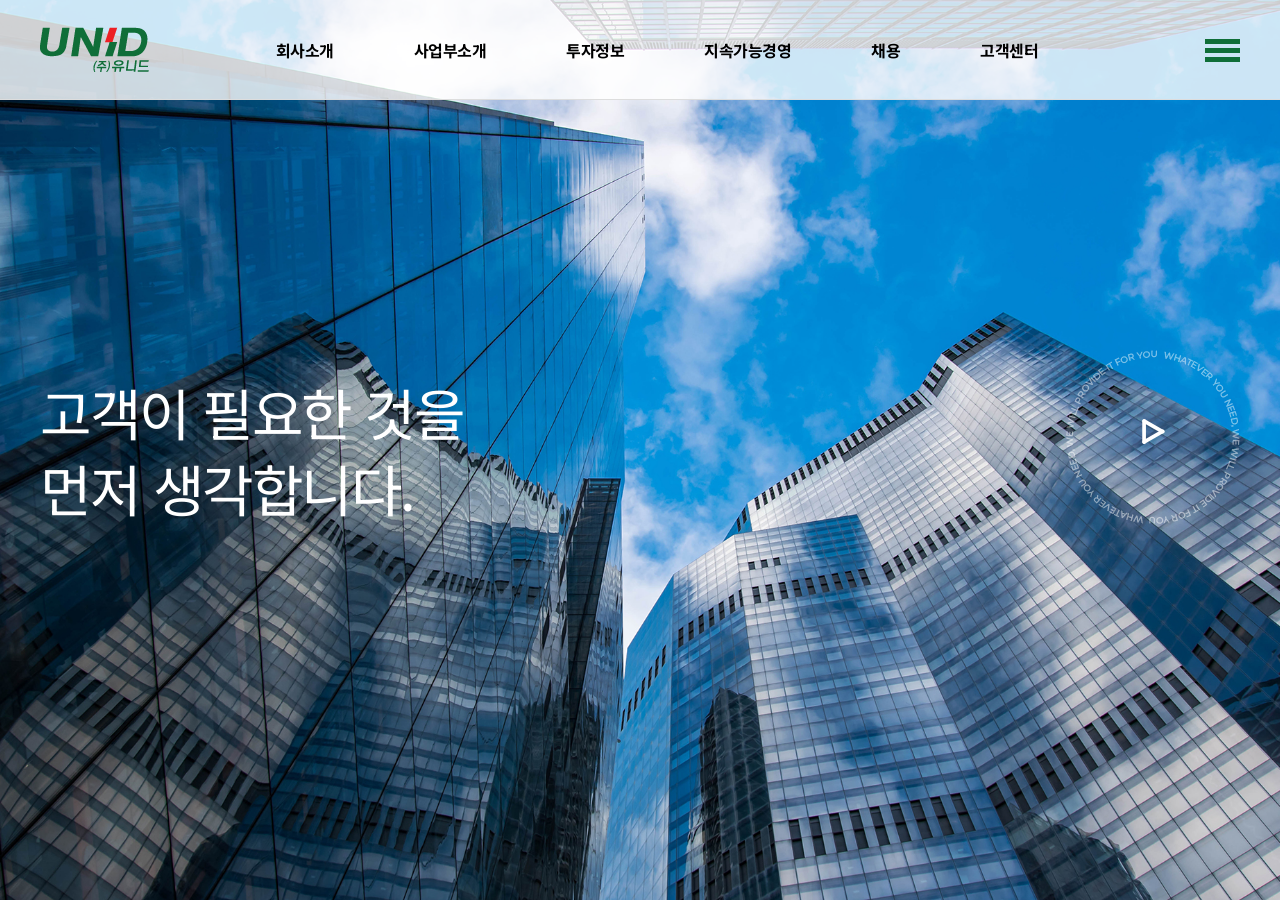
<file: 07-math/unid_index.html>
<!-- 1025-unid-index.html -->
<!DOCTYPE html>
<html lang="ko">
<head>
    <meta charset="UTF-8">
    <meta http-equiv="X-UA-Compatible" content="IE=edge">
    <meta name="viewport" content="width=device-width, initial-scale=1.0">
    <title>(주)유니드</title>
    <link rel="stylesheet" href="reset.css">
    <style>
        /* #0f6e38 , w1200px*/
        /* header */
        #h_bg {
            background:rgba(255,255,255,0.8);
            position:fixed; left:0; top:0; z-index:999; width:100%;
            animation:top_ani 0.5s ease both;
        }
        #h_bg header {
            width:1200px; height:100px; margin:0 auto;
            display:flex; justify-content:space-between; align-items:center;
        }
        /* header-nav */
        #h_bg header nav a {letter-spacing:-0.5px;}
        #h_bg header nav .main {display:flex; justify-content:space-between; align-items:center;}
        #h_bg header nav .main > li > a {
            display: block; padding: 0 60px 0 20px; height: 100px;
            font-weight:bold; line-height: 100px;
        }
        /* header-nav-.dep1 */
        #h_bg header nav .main > li > .dep1 {
            position:absolute; width:100%; height:0; transition:height 0.5s;
            background:#fff; padding-left:20px; z-index:800; overflow:hidden;
        }
        #h_bg header nav .main > li > .dep1 > li {}
        #h_bg header nav .main > li > .dep1 > li > a {display:block; padding:20px 0;}
        /* header-nav-.dep2 */
        #h_bg header nav .main > li > .dep1 > li > .dep2 {}
        #h_bg header nav .main > li > .dep1 > li > .dep2 li {}
        #h_bg header nav .main > li > .dep1 > li > .dep2 li a {
            font-size:0.875rem; border-bottom:1px dashed #ddd; color:#888;
            padding:15px 0 15px 20px; display:block;
        }
        #h_bg header nav .main > li > .dep1 a:hover {color:#0f6e38 !important;}
        /* header-nav-nav_bg */
        #h_bg header nav .nav_bg {
            background:#fff; position:absolute; z-index:700; left:0;
            width:100%; height:0; transition:height 0.5s;
            top:99px;
            border-top:1px solid #ddd;
        }
        /* header-all-nav */
        #h_bg header .all_nav {
            width:35px; height:23px;
            display:flex; flex-flow:column nowrap; justify-content:space-between;
        }
        #h_bg header .all_nav span {background:#0f6e38; width:100%; height:5px;}
        /* main */
        main {background:url(images/unid/bg.jpg) center top;background-size:cover; height:100vh;}
        main .center {
            width:1200px; height:100vh; margin: 0 auto;
            display:flex; justify-content: space-between; align-items:center;
        }
        main .center h1 {display:flex; flex-flow:column nowrap; justify-content: space-between;}
        main .center h1 span {font-size:3.5rem; letter-spacing:-2.5px; padding:10px 0; color:#fff; opacity: 0;}
        main .center h1 span:nth-child(1) {animation: titleAni 1s ease both;}
        main .center h1 span:nth-child(2) {animation: titleAni 1s ease 0.8s both;}
        main .center .right {
            position:relative; right:174px; top:-100px;
            animation: imgAn1_v2 1.5s ease both;
        }
        main .center .right span {
            position:absolute; width:174px; height:174px;
        }
        main .center .right span:nth-child(1) {animation: imgAn1_v1 10s linear infinite;}
        main .center .right span:nth-child(2) {text-align:center; line-height:174px;}
        /* animation */
        @keyframes titleAni {
            0% {transform: translateY(30px); opacity: 0;}
            100% {transform: translateY(0); opacity: 1;}
        }
        @keyframes imgAn1_v1 {
            0% {transform: rotate(0deg);}
            100% {transform: rotate(360deg);}
        }
        @keyframes imgAn1_v2 {
            0% {transform: translateX(120px); opacity: 0;}
            100% {transform: translateX(0px); opacity: 1;}
        }
    </style>
</head>
<body>
    <div id="wrap">
        <div id="h_bg">
            <header>
                <h1><a href="#"><img src="images/unid/logo.png" alt="유니드"></a></h1>
                <nav>
                    <ul class="main"><!--global navigation bar == gnb명도 많이 사용-->
                        <li><a href="#">회사소개</a>
                            <ul class="dep1"><!--서브메뉴의 깊이에 따라 depth처리 ex)dep1, dep2, dep1-1등-->
                                <li><a href="#">회사소개</a></li>
                                <li><a href="#">CEO인사말</a></li>
                                <li><a href="#">연혁</a></li>
                                <li><a href="#">2030 VISION</a></li>
                            </ul>
                        </li>
                        <li><a href="#">사업부소개</a>
                            <ul class="dep1">
                                <li><a href="#">화학사업부(CA)</a>
                                    <ul class="dep2"><!--두번째 서브메뉴 dep2-->
                                        <li><a href="#">수산화칼륨</a></li>
                                        <li><a href="#">탄산칼륨</a></li>
                                        <li><a href="#">염산</a></li>
                                    </ul>
                                </li>
                                <li><a href="#">보드사업부(BT)</a>
                                    <ul class="dep2">
                                        <li><a href="#">MDF</a></li>
                                        <li><a href="#">LPM</a></li>
                                        <li><a href="#">제재목</a></li>
                                        <li><a href="#">GOSSPAN</a></li>
                                        <li><a href="#">ECOPAN</a></li>
                                        <li><a href="#">올고다 마루</a></li>
                                    </ul>
                                </li>
                            </ul>
                        </li>
                        <li><a href="#">투자정보</a>
                            <ul class="dep1">
                                <li><a href="#">경영정보</a></li>
                                <li><a href="#">재무정보</a></li>
                                <li><a href="#">주가정보</a></li>
                                <li><a href="#">공시자료</a></li>
                                <li><a href="#">IR자료실</a></li>
                            </ul>
                        </li>
                        <li><a href="#">지속가능경영</a>
                            <ul class="dep1">
                                <li><a href="#">윤리경영</a></li>
                                <li><a href="#">안전환경경영</a></li>
                                <li><a href="#">사회공헌</a></li>
                            </ul>
                        </li>
                        <li><a href="#">채용</a>
                            <ul class="dep1">
                                <li><a href="#">채용사이트</a></li>
                            </ul>
                        </li>
                        <li><a href="#">고객센터</a>
                            <ul class="dep1">
                                <li><a href="#">뉴스</a></li>
                                <li><a href="#">홍보동영상</a></li>
                            </ul>
                        </li>
                    </ul>
                    <div class="nav_bg"><!--서브배경--></div>
                </nav>
                <a href="#" class="all_nav">
                    <span></span>
                    <span></span>
                    <span></span>
                </a>
            </header>
        </div><!--e:#h_bg-->
        <main>
            <div class="center">
                <h1>
                    <span>고객이 필요한 것을</span>
                    <span>먼저 생각합니다.</span>
                </h1>
                <div class="right">
                    <span><img src="images/unid/play_line_bg_small.png" alt=""></span>
                    <span><img src="images/unid/play_icon.png" alt=""></span>
                </div>
            </div>
        </main>
    </div><!--e:#wrap-->
</body>
</html>
</file>
<file: 11-private/styles/desktop.css>
body, html {background:rgb(9,13,43)}
/* design */
header {
    height:80px; width:1400px; margin:0 auto;
    display:flex; justify-content:space-between;
    align-items:center; z-index:999;
    position:fixed; left:50%; top:0; margin-left:-700px;
}
header nav a {margin:0 7px;}
header .right a {
    position:relative; padding:5px 5px 5px 27px;
    border:1px dashed rgba(255,255,255,0.6); 
    font-size:0.875rem; border-radius:3px;
}
header .right a::before {
    content:''; display:block;
    position:absolute; left:2px; top:3px;
    width:20px; height:20px;
    background-image:url(../images/ic_sp_store.png);
}
header .right a:first-child::before {background-position:0 0;}
header .right a:last-child::before {background-position:-20px 0;}
.mobile_nav_icon {display:none;}
/* main */
main {
    position: relative;
    width: 1400px;
    margin: 0 auto;
    top: 80px;
    text-align: center;
}
main > * {max-width:1400px; margin:0 auto;}
/* 중첩순서 처리 배경(10) 그라디언트(20) 나머지(30) */
main .bg_wrap {position:absolute; z-index:10;}
/* ================================================(아래)좌우 배경 부드럽게 사라지는 처리 */
main .bg_wrap::before, main .bg_wrap::after {
    content: ''; display: flex;
    position: absolute; 
    width: 25%; height: 100%;
    background:linear-gradient(90deg, rgb(9,13,43), transparent);
    top: -50px;
    z-index: 999;
}
main .bg_wrap::before {left: 0;}
main .bg_wrap::after {right: 0; transform: scaleX(-1);}
/* ================================================ */
main .txt, main .car_list, main .car, main .scroll {
    width:1400px; margin:0 auto; position:relative; z-index:30;
}
/* 메인배경 */
main .bg_wrap .bg {
    width:1400px; margin: 0 auto;
}
main .bg_wrap .bg1 {
    height:100px; 
    background:url(../images/bg_cloud.png) repeat-x;
    animation: bgAni 90s linear infinite;
}
main .bg_wrap .bg2 {
    height:200px; 
    background:url(../images/bg_city1.png) repeat-x;
    animation: bgAni 30s linear infinite;
}
main .bg_wrap .bg3 {
    height:100px; position:relative; top:-96px;
    background:url(../images/bg_city2.png) repeat-x;
    animation: bgAni 10s linear infinite;
}
/* 메인제목 */
main .txt {}
/* 메인 자동차 위 리스트3 */
/* 메인 자동차 */
main .car {margin-top:150px; text-align:center; width:600px;}
main .car #car {width:100%;}
main .car #left_tire, main .car #right_tire {
    position:absolute; bottom:25px; width:67px;
    animation: tireAni 1.5s linear infinite;
}
main .car #left_tire {left:102px;}
main .car #right_tire {right:91px;}
</file>
<file: 11-private/styles/animation.css>
/* animation.css */
@keyframes tireAni {
    0% {transform: rotate(0deg);}
    100% {transform: rotate(-360deg);}
}
@keyframes bgAni {
    0% { background-position-x:0;}
    100% {background-position-x:1000px;}
}
</file>
